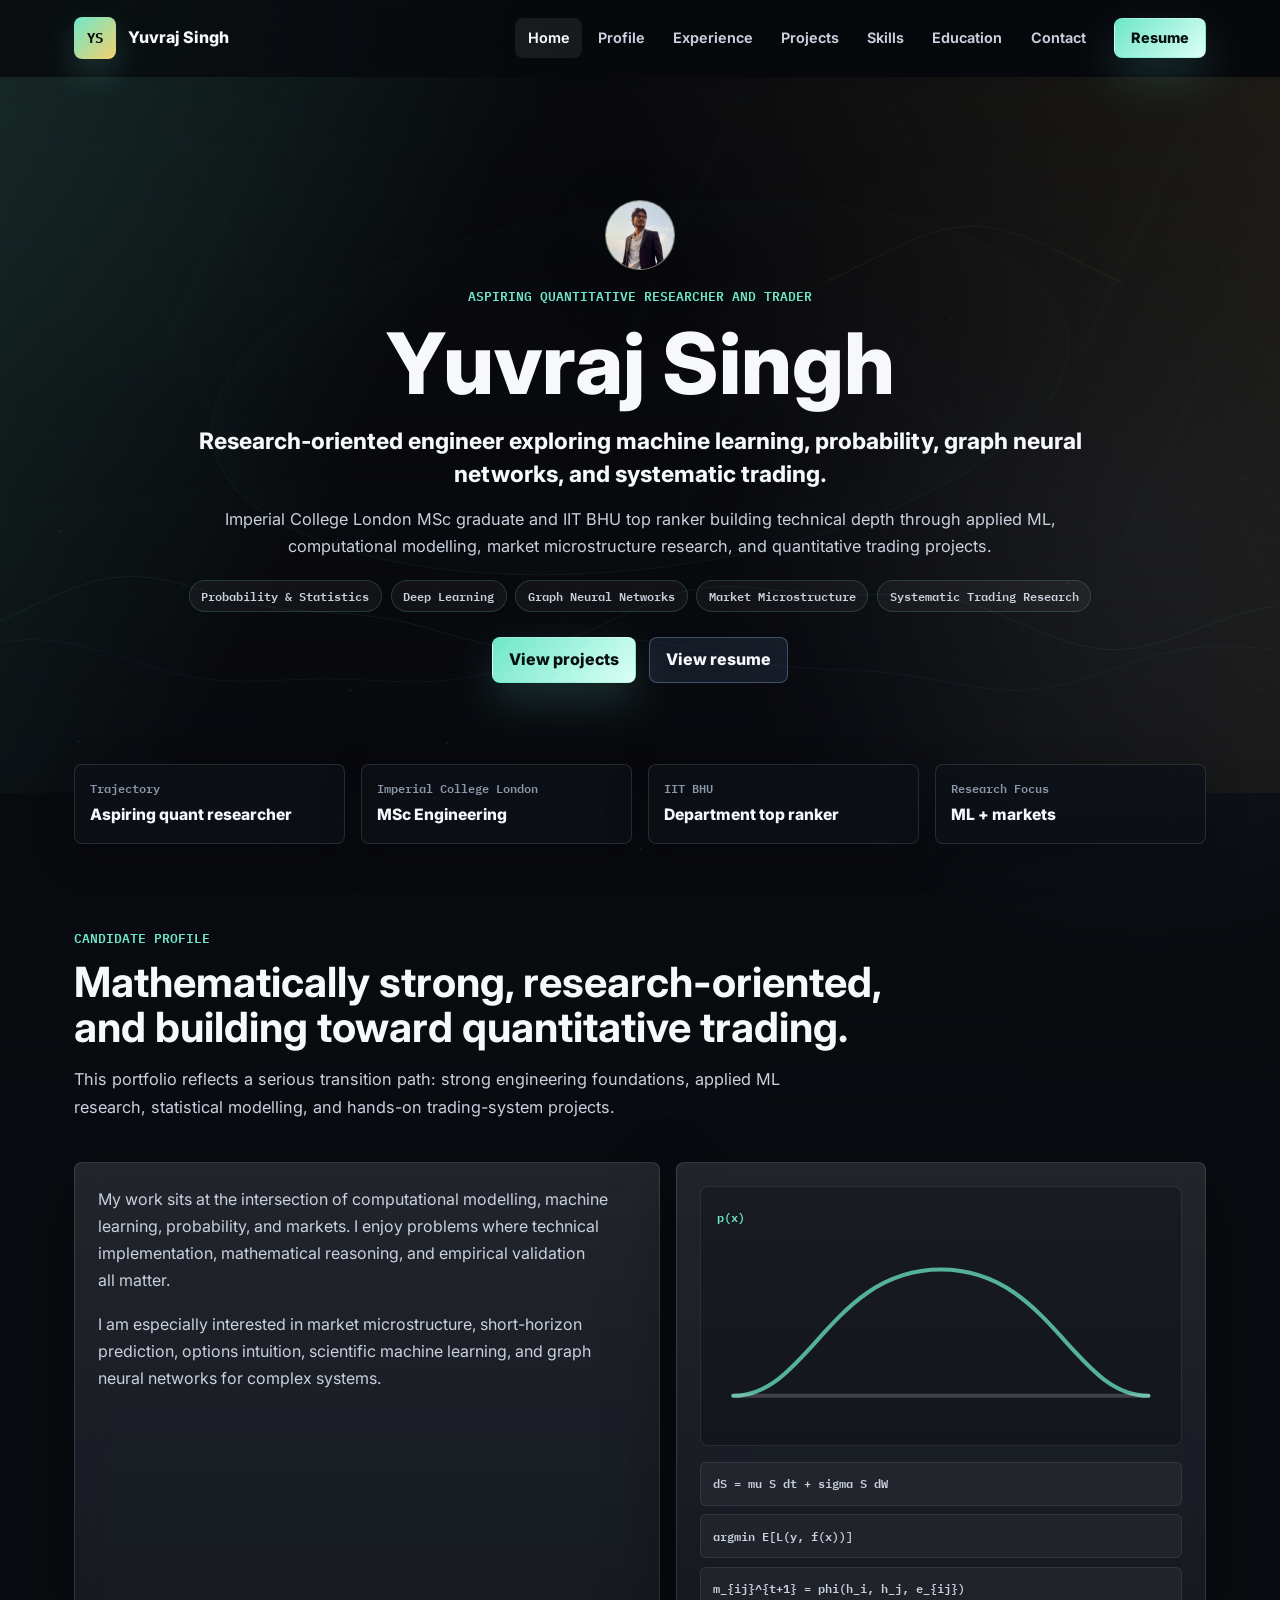
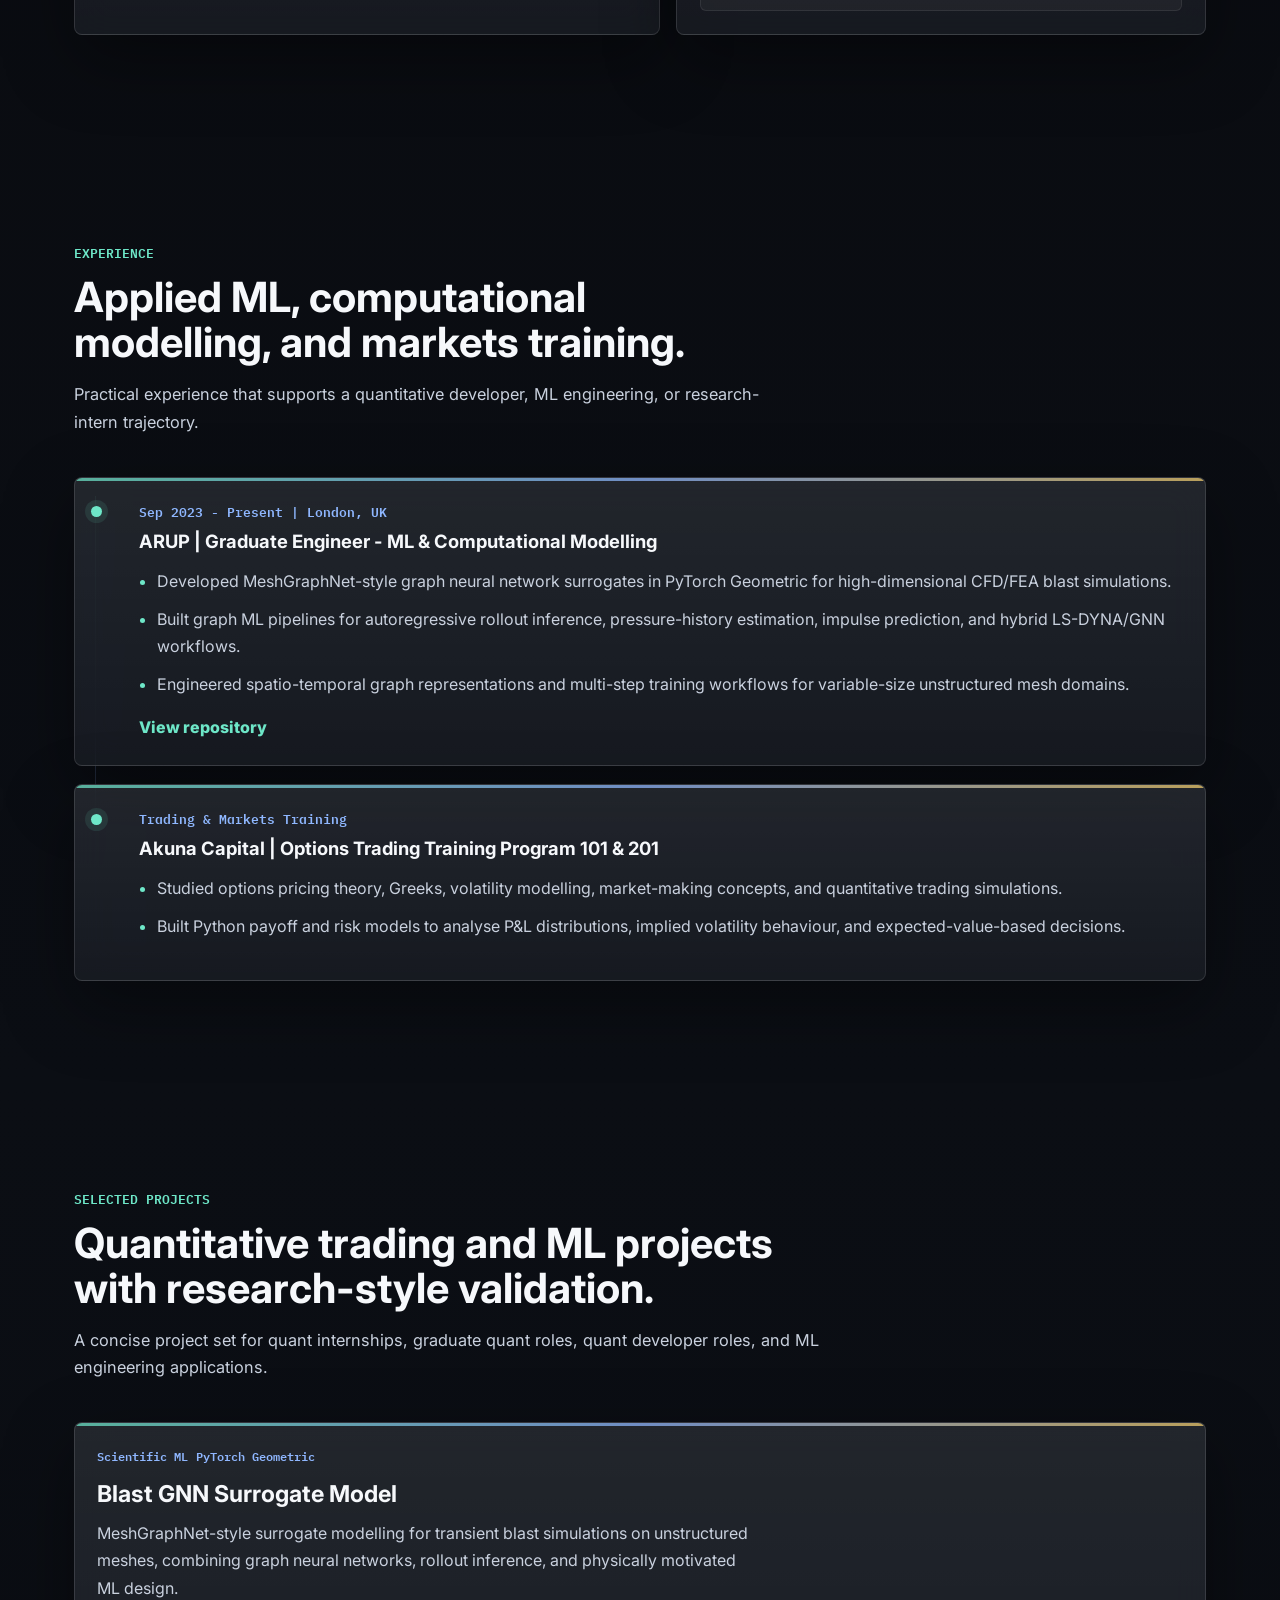
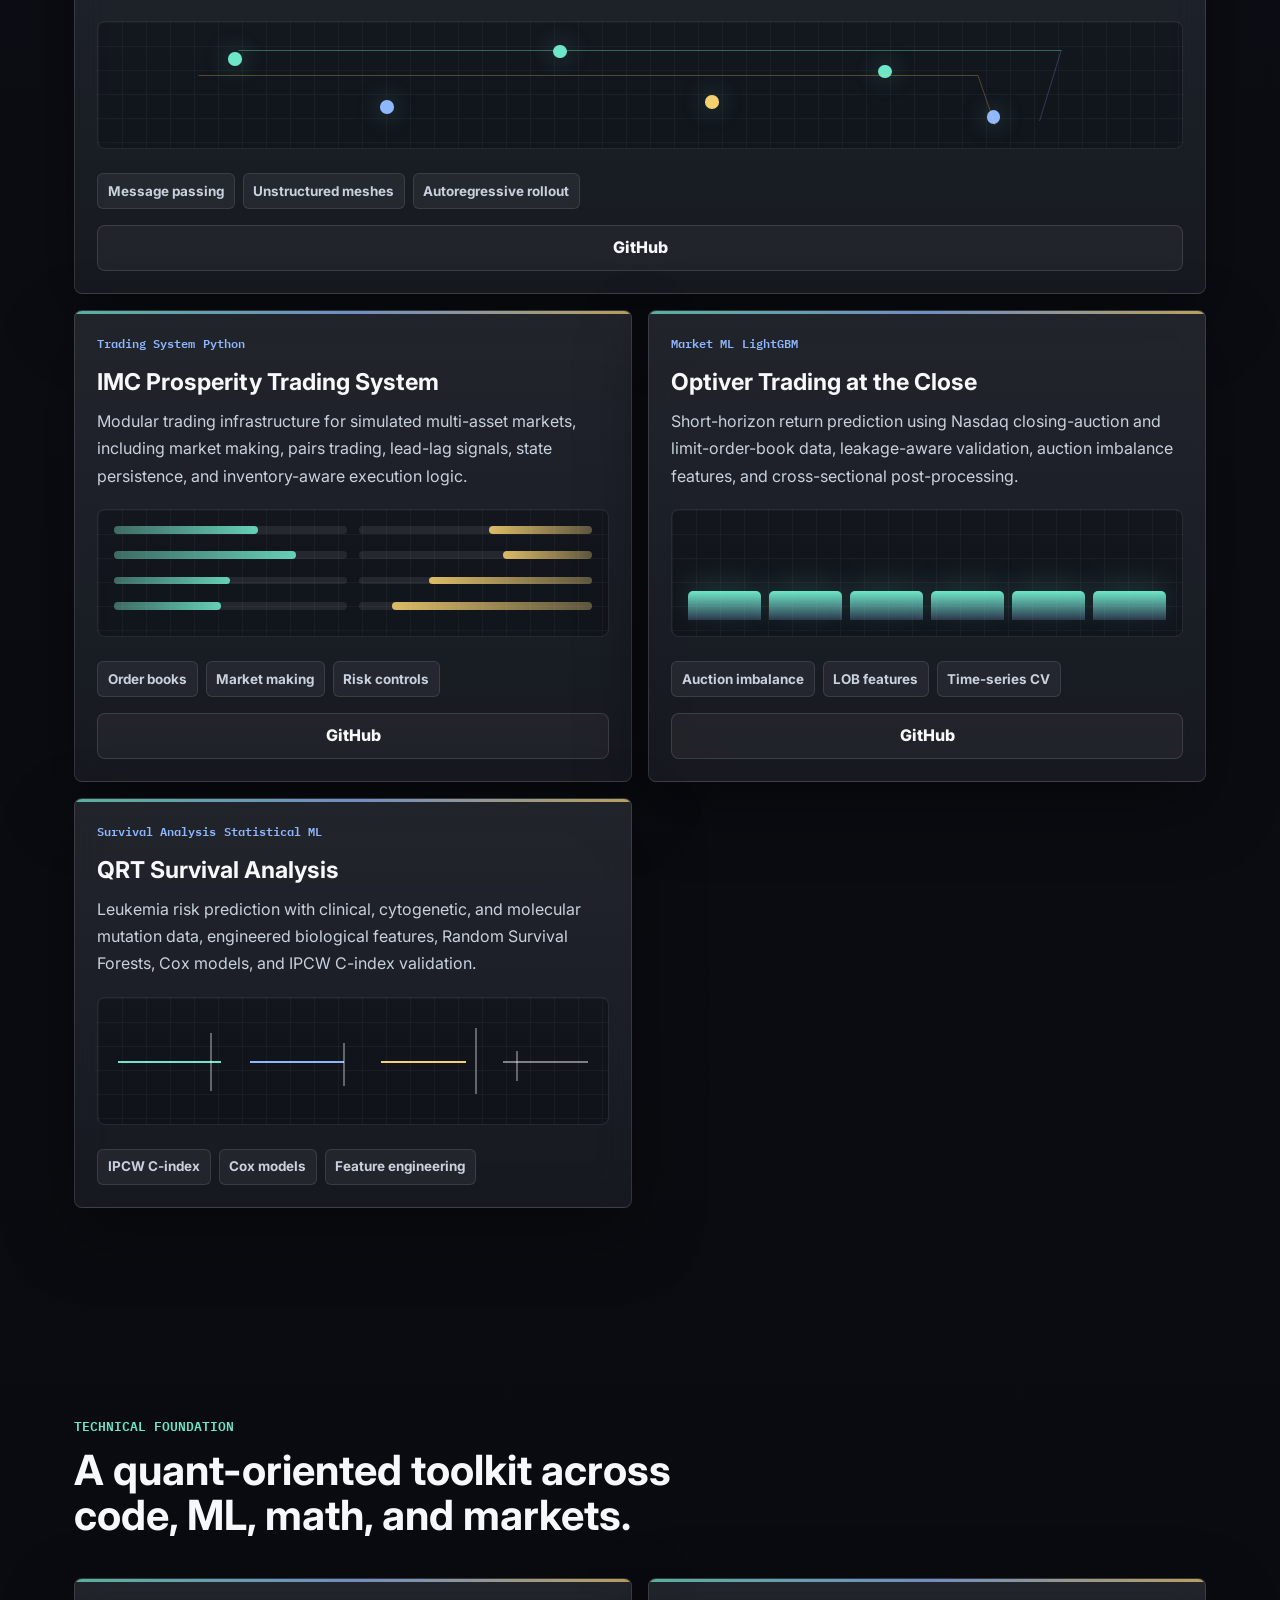
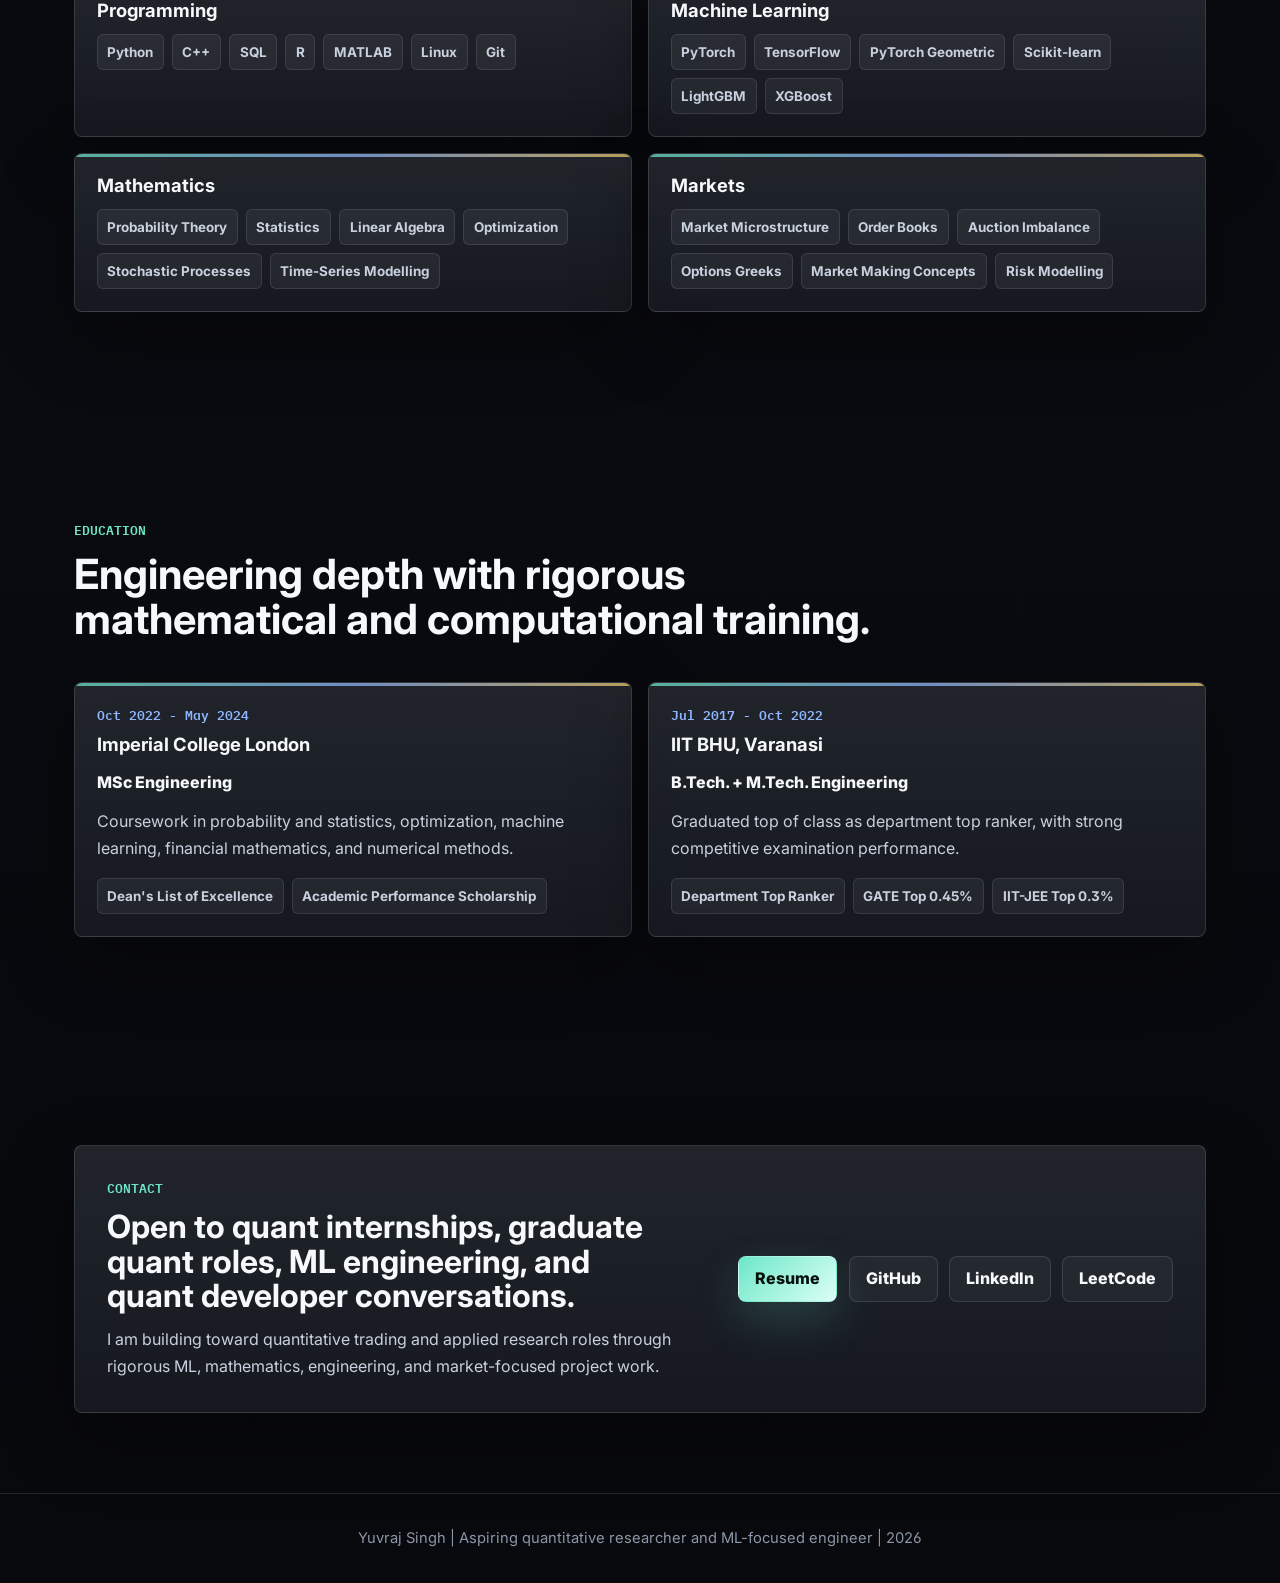
<file: index.html>
<!DOCTYPE html>
<html lang="en">
<head>
    <meta charset="UTF-8">
    <meta name="viewport" content="width=device-width, initial-scale=1.0">
    <meta name="description" content="Yuvraj Singh - aspiring quantitative researcher and trader with foundations in machine learning, probability, statistics, graph neural networks, and systematic trading research.">
    <meta name="keywords" content="Yuvraj Singh, aspiring quantitative researcher, quantitative trading, machine learning, deep learning, graph neural networks, market microstructure, systematic trading, Imperial College London, IIT BHU">
    <meta name="author" content="Yuvraj Singh">
    <meta name="theme-color" content="#08090d">
    <meta property="og:title" content="Yuvraj Singh | Aspiring Quant Researcher & ML Engineer">
    <meta property="og:description" content="Portfolio for quantitative trading, applied machine learning, graph neural networks, and systematic trading research.">
    <meta property="og:type" content="website">
    <meta property="og:url" content="https://yuvi17064021.github.io/My_Resume/">
    <meta property="og:image" content="assets/profile.jpg">
    <meta name="twitter:card" content="summary_large_image">
    <meta name="twitter:title" content="Yuvraj Singh | Aspiring Quant Researcher & ML Engineer">
    <meta name="twitter:description" content="Applied ML, computational modelling, market microstructure, and systematic trading research portfolio.">
    <title>Yuvraj Singh | Aspiring Quant Researcher & ML Engineer</title>

    <link rel="icon" href="assets/favicon.svg" type="image/svg+xml">
    <link rel="alternate icon" href="assets/favicon.ico">
    <link rel="apple-touch-icon" href="assets/apple-touch-icon.png">
    <link rel="canonical" href="https://yuvi17064021.github.io/My_Resume/">

    <link rel="preconnect" href="https://fonts.googleapis.com">
    <link rel="preconnect" href="https://fonts.gstatic.com" crossorigin>
    <link href="https://fonts.googleapis.com/css2?family=IBM+Plex+Mono:wght@400;500;600&family=Inter:wght@400;500;600;700;800&display=swap" rel="stylesheet">
    <link rel="stylesheet" href="style.css">

    <script type="application/ld+json">
    {
        "@context": "https://schema.org",
        "@type": "Person",
        "name": "Yuvraj Singh",
        "address": {
            "@type": "PostalAddress",
            "addressLocality": "London",
            "addressCountry": "UK"
        },
        "alumniOf": [
            "Imperial College London",
            "Indian Institute of Technology BHU, Varanasi"
        ],
        "knowsAbout": [
            "Machine Learning",
            "Deep Learning",
            "Probability and Statistics",
            "Graph Neural Networks",
            "Systematic Trading Research",
            "Market Microstructure"
        ],
        "sameAs": [
            "https://github.com/yuvi17064021",
            "https://www.linkedin.com/in/yuvraj-singh-b67794199",
            "https://leetcode.com/yuvi239/"
        ]
    }
    </script>
</head>

<body>
    <div class="page-loader" data-loader aria-hidden="true">
        <div class="loader-mark">YS</div>
        <div class="loader-line"></div>
    </div>

    <canvas class="quant-canvas" id="quant-canvas" aria-hidden="true"></canvas>
    <a class="skip-link" href="#main">Skip to main content</a>

    <header class="site-header" data-header>
        <nav class="nav" aria-label="Primary navigation">
            <a class="brand" href="#home" aria-label="Yuvraj Singh home">
                <span class="brand-mark" aria-hidden="true">YS</span>
                <span class="brand-text">Yuvraj Singh</span>
            </a>

            <button class="nav-toggle" type="button" aria-label="Open navigation menu" aria-expanded="false" data-nav-toggle>
                <span aria-hidden="true"></span>
                <span aria-hidden="true"></span>
            </button>

            <div class="nav-menu" data-nav-menu>
                <ul class="nav-list">
                    <li><a class="nav-link is-active" href="#home" data-nav-link>Home</a></li>
                    <li><a class="nav-link" href="#profile" data-nav-link>Profile</a></li>
                    <li><a class="nav-link" href="#experience" data-nav-link>Experience</a></li>
                    <li><a class="nav-link" href="#projects" data-nav-link>Projects</a></li>
                    <li><a class="nav-link" href="#skills" data-nav-link>Skills</a></li>
                    <li><a class="nav-link" href="#education" data-nav-link>Education</a></li>
                    <li><a class="nav-link" href="#contact" data-nav-link>Contact</a></li>
                </ul>

                <a class="button button-small button-primary" href="resume.html">Resume</a>
            </div>
        </nav>
    </header>

    <main id="main">
        <section class="hero" id="home" data-section aria-labelledby="hero-title">
            <div class="hero-grid" aria-hidden="true"></div>
            <div class="hero-orbit" aria-hidden="true"></div>

            <div class="hero-shell">
                <div class="portrait-frame" data-reveal>
                    <img src="assets/profile.jpg" alt="Portrait of Yuvraj Singh" width="144" height="144">
                </div>

                <p class="hero-kicker" data-reveal>Aspiring quantitative researcher and trader</p>
                <h1 id="hero-title" data-reveal>Yuvraj Singh</h1>
                <p class="hero-title" data-reveal>
                    Research-oriented engineer exploring machine learning, probability, graph neural networks, and systematic trading.
                </p>
                <p class="hero-copy" data-reveal>
                    Imperial College London MSc graduate and IIT BHU top ranker building technical depth through applied ML,
                    computational modelling, market microstructure research, and quantitative trading projects.
                </p>

                <div class="hero-tags" aria-label="Candidate focus areas" data-reveal>
                    <span>Probability & Statistics</span>
                    <span>Deep Learning</span>
                    <span>Graph Neural Networks</span>
                    <span>Market Microstructure</span>
                    <span>Systematic Trading Research</span>
                </div>

                <div class="hero-actions" data-reveal>
                    <a class="button button-primary" href="#projects">View projects</a>
                    <a class="button button-secondary" href="resume.html">View resume</a>
                </div>
            </div>
        </section>

        <section class="highlight-band" aria-label="Candidate highlights" data-reveal>
            <dl class="metric-strip">
                <div>
                    <dt>Trajectory</dt>
                    <dd>Aspiring quant researcher</dd>
                </div>
                <div>
                    <dt>Imperial College London</dt>
                    <dd>MSc Engineering</dd>
                </div>
                <div>
                    <dt>IIT BHU</dt>
                    <dd>Department top ranker</dd>
                </div>
                <div>
                    <dt>Research Focus</dt>
                    <dd>ML + markets</dd>
                </div>
            </dl>
        </section>

        <section class="section profile" id="profile" data-section aria-labelledby="profile-title">
            <div class="section-heading" data-reveal>
                <p class="eyebrow">Candidate Profile</p>
                <h2 id="profile-title">Mathematically strong, research-oriented, and building toward quantitative trading.</h2>
                <p class="section-lede">
                    This portfolio reflects a serious transition path: strong engineering foundations, applied ML research,
                    statistical modelling, and hands-on trading-system projects.
                </p>
            </div>

            <div class="profile-grid">
                <div class="profile-copy glass-card" data-reveal>
                    <p>
                        My work sits at the intersection of computational modelling, machine learning, probability, and markets.
                        I enjoy problems where technical implementation, mathematical reasoning, and empirical validation all matter.
                    </p>
                    <p>
                        I am especially interested in market microstructure, short-horizon prediction, options intuition,
                        scientific machine learning, and graph neural networks for complex systems.
                    </p>
                </div>

                <div class="math-panel glass-card" data-reveal aria-label="Mathematical focus areas">
                    <div class="curve-card">
                        <span>p(x)</span>
                        <svg viewBox="0 0 220 90" role="img" aria-label="Gaussian curve">
                            <path d="M8 78 C45 78 56 16 110 16 C164 16 175 78 212 78" />
                            <line x1="8" y1="78" x2="212" y2="78" />
                        </svg>
                    </div>
                    <div class="equation-list">
                        <span>dS = mu S dt + sigma S dW</span>
                        <span>argmin E[L(y, f(x))]</span>
                        <span>m_{ij}^{t+1} = phi(h_i, h_j, e_{ij})</span>
                    </div>
                </div>
            </div>
        </section>

        <section class="section" id="experience" data-section aria-labelledby="experience-title">
            <div class="section-heading" data-reveal>
                <p class="eyebrow">Experience</p>
                <h2 id="experience-title">Applied ML, computational modelling, and markets training.</h2>
                <p class="section-lede">
                    Practical experience that supports a quantitative developer, ML engineering, or research-intern trajectory.
                </p>
            </div>

            <div class="timeline">
                <article class="timeline-item glass-card" data-reveal>
                    <span class="timeline-marker" aria-hidden="true"></span>
                    <p class="timeline-meta">Sep 2023 - Present | London, UK</p>
                    <h3>ARUP | Graduate Engineer - ML &amp; Computational Modelling</h3>
                    <ul class="clean-list">
                        <li>Developed MeshGraphNet-style graph neural network surrogates in PyTorch Geometric for high-dimensional CFD/FEA blast simulations.</li>
                        <li>Built graph ML pipelines for autoregressive rollout inference, pressure-history estimation, impulse prediction, and hybrid LS-DYNA/GNN workflows.</li>
                        <li>Engineered spatio-temporal graph representations and multi-step training workflows for variable-size unstructured mesh domains.</li>
                    </ul>
                    <a class="text-link" href="https://github.com/yuvi17064021/Blast-GNN-surrogate-model" target="_blank" rel="noopener noreferrer">View repository</a>
                </article>

                <article class="timeline-item glass-card" data-reveal>
                    <span class="timeline-marker" aria-hidden="true"></span>
                    <p class="timeline-meta">Trading &amp; Markets Training</p>
                    <h3>Akuna Capital | Options Trading Training Program 101 &amp; 201</h3>
                    <ul class="clean-list">
                        <li>Studied options pricing theory, Greeks, volatility modelling, market-making concepts, and quantitative trading simulations.</li>
                        <li>Built Python payoff and risk models to analyse P&amp;L distributions, implied volatility behaviour, and expected-value-based decisions.</li>
                    </ul>
                </article>
            </div>
        </section>

        <section class="section projects-section" id="projects" data-section aria-labelledby="projects-title">
            <div class="section-heading" data-reveal>
                <p class="eyebrow">Selected Projects</p>
                <h2 id="projects-title">Quantitative trading and ML projects with research-style validation.</h2>
                <p class="section-lede">
                    A concise project set for quant internships, graduate quant roles, quant developer roles, and ML engineering applications.
                </p>
            </div>

            <div class="project-grid">
                <article class="project-card glass-card project-card-large" data-reveal data-tilt>
                    <div>
                        <div class="project-meta">
                            <span>Scientific ML</span>
                            <span>PyTorch Geometric</span>
                        </div>
                        <h3>Blast GNN Surrogate Model</h3>
                        <p>
                            MeshGraphNet-style surrogate modelling for transient blast simulations on unstructured meshes,
                            combining graph neural networks, rollout inference, and physically motivated ML design.
                        </p>
                        <div class="project-visual visual-graph" aria-hidden="true">
                            <span></span><span></span><span></span><span></span><span></span><span></span>
                        </div>
                    </div>
                    <div class="card-footer">
                        <div class="tag-row" aria-label="Methods">
                            <span>Message passing</span>
                            <span>Unstructured meshes</span>
                            <span>Autoregressive rollout</span>
                        </div>
                        <a class="github-button" href="https://github.com/yuvi17064021/Blast-GNN-surrogate-model" target="_blank" rel="noopener noreferrer">GitHub</a>
                    </div>
                </article>

                <article class="project-card glass-card" data-reveal data-tilt>
                    <div>
                        <div class="project-meta">
                            <span>Trading System</span>
                            <span>Python</span>
                        </div>
                        <h3>IMC Prosperity Trading System</h3>
                        <p>
                            Modular trading infrastructure for simulated multi-asset markets, including market making,
                            pairs trading, lead-lag signals, state persistence, and inventory-aware execution logic.
                        </p>
                        <div class="project-visual visual-orderbook" aria-hidden="true">
                            <span style="--w: 62%"></span><span style="--w: 44%"></span><span style="--w: 78%"></span><span style="--w: 38%"></span>
                            <span style="--w: 50%"></span><span style="--w: 70%"></span><span style="--w: 46%"></span><span style="--w: 86%"></span>
                        </div>
                    </div>
                    <div class="card-footer">
                        <div class="tag-row" aria-label="Methods">
                            <span>Order books</span>
                            <span>Market making</span>
                            <span>Risk controls</span>
                        </div>
                        <a class="github-button" href="https://github.com/yuvi17064021/IMC-Prosperity-4" target="_blank" rel="noopener noreferrer">GitHub</a>
                    </div>
                </article>

                <article class="project-card glass-card" data-reveal data-tilt>
                    <div>
                        <div class="project-meta">
                            <span>Market ML</span>
                            <span>LightGBM</span>
                        </div>
                        <h3>Optiver Trading at the Close</h3>
                        <p>
                            Short-horizon return prediction using Nasdaq closing-auction and limit-order-book data,
                            leakage-aware validation, auction imbalance features, and cross-sectional post-processing.
                        </p>
                        <div class="project-visual visual-market" aria-hidden="true">
                            <span style="--bar: 58%"></span><span style="--bar: 76%"></span><span style="--bar: 41%"></span>
                            <span style="--bar: 88%"></span><span style="--bar: 64%"></span><span style="--bar: 92%"></span>
                        </div>
                    </div>
                    <div class="card-footer">
                        <div class="tag-row" aria-label="Methods">
                            <span>Auction imbalance</span>
                            <span>LOB features</span>
                            <span>Time-series CV</span>
                        </div>
                        <a class="github-button" href="https://github.com/yuvi17064021/Optiver-trading-at-the-close" target="_blank" rel="noopener noreferrer">GitHub</a>
                    </div>
                </article>

                <article class="project-card glass-card" data-reveal data-tilt>
                    <div>
                        <div class="project-meta">
                            <span>Survival Analysis</span>
                            <span>Statistical ML</span>
                        </div>
                        <h3>QRT Survival Analysis</h3>
                        <p>
                            Leukemia risk prediction with clinical, cytogenetic, and molecular mutation data,
                            engineered biological features, Random Survival Forests, Cox models, and IPCW C-index validation.
                        </p>
                        <div class="project-visual visual-survival" aria-hidden="true">
                            <span></span><span></span><span></span><span></span>
                        </div>
                    </div>
                    <div class="card-footer">
                        <div class="tag-row" aria-label="Methods">
                            <span>IPCW C-index</span>
                            <span>Cox models</span>
                            <span>Feature engineering</span>
                        </div>
                    </div>
                </article>
            </div>
        </section>

        <section class="section" id="skills" data-section aria-labelledby="skills-title">
            <div class="section-heading" data-reveal>
                <p class="eyebrow">Technical Foundation</p>
                <h2 id="skills-title">A quant-oriented toolkit across code, ML, math, and markets.</h2>
            </div>

            <div class="skills-layout">
                <article class="skill-panel glass-card" data-reveal>
                    <h3>Programming</h3>
                    <div class="skill-tags">
                        <span data-skill>Python</span>
                        <span data-skill>C++</span>
                        <span data-skill>SQL</span>
                        <span data-skill>R</span>
                        <span data-skill>MATLAB</span>
                        <span data-skill>Linux</span>
                        <span data-skill>Git</span>
                    </div>
                </article>

                <article class="skill-panel glass-card" data-reveal>
                    <h3>Machine Learning</h3>
                    <div class="skill-tags">
                        <span data-skill>PyTorch</span>
                        <span data-skill>TensorFlow</span>
                        <span data-skill>PyTorch Geometric</span>
                        <span data-skill>Scikit-learn</span>
                        <span data-skill>LightGBM</span>
                        <span data-skill>XGBoost</span>
                    </div>
                </article>

                <article class="skill-panel glass-card" data-reveal>
                    <h3>Mathematics</h3>
                    <div class="skill-tags">
                        <span data-skill>Probability Theory</span>
                        <span data-skill>Statistics</span>
                        <span data-skill>Linear Algebra</span>
                        <span data-skill>Optimization</span>
                        <span data-skill>Stochastic Processes</span>
                        <span data-skill>Time-Series Modelling</span>
                    </div>
                </article>

                <article class="skill-panel glass-card" data-reveal>
                    <h3>Markets</h3>
                    <div class="skill-tags">
                        <span data-skill>Market Microstructure</span>
                        <span data-skill>Order Books</span>
                        <span data-skill>Auction Imbalance</span>
                        <span data-skill>Options Greeks</span>
                        <span data-skill>Market Making Concepts</span>
                        <span data-skill>Risk Modelling</span>
                    </div>
                </article>
            </div>
        </section>

        <section class="section" id="education" data-section aria-labelledby="education-title">
            <div class="section-heading" data-reveal>
                <p class="eyebrow">Education</p>
                <h2 id="education-title">Engineering depth with rigorous mathematical and computational training.</h2>
            </div>

            <div class="education-grid">
                <article class="education-card glass-card" data-reveal>
                    <p class="timeline-meta">Oct 2022 - May 2024</p>
                    <h3>Imperial College London</h3>
                    <p class="degree">MSc Engineering</p>
                    <p>Coursework in probability and statistics, optimization, machine learning, financial mathematics, and numerical methods.</p>
                    <div class="tag-row" aria-label="Imperial achievements">
                        <span>Dean's List of Excellence</span>
                        <span>Academic Performance Scholarship</span>
                    </div>
                </article>

                <article class="education-card glass-card" data-reveal>
                    <p class="timeline-meta">Jul 2017 - Oct 2022</p>
                    <h3>IIT BHU, Varanasi</h3>
                    <p class="degree">B.Tech. + M.Tech. Engineering</p>
                    <p>Graduated top of class as department top ranker, with strong competitive examination performance.</p>
                    <div class="tag-row" aria-label="IIT BHU achievements">
                        <span>Department Top Ranker</span>
                        <span>GATE Top 0.45%</span>
                        <span>IIT-JEE Top 0.3%</span>
                    </div>
                </article>
            </div>
        </section>

        <section class="section contact" id="contact" data-section aria-labelledby="contact-title">
            <div class="contact-panel glass-card" data-reveal>
                <div>
                    <p class="eyebrow">Contact</p>
                    <h2 id="contact-title">Open to quant internships, graduate quant roles, ML engineering, and quant developer conversations.</h2>
                    <p>
                        I am building toward quantitative trading and applied research roles through rigorous ML, mathematics,
                        engineering, and market-focused project work.
                    </p>
                </div>

                <div class="contact-actions" aria-label="Professional links">
                    <a class="button button-primary" href="resume.html">Resume</a>
                    <a class="button button-outline" href="https://github.com/yuvi17064021" target="_blank" rel="noopener noreferrer">GitHub</a>
                    <a class="button button-outline" href="https://www.linkedin.com/in/yuvraj-singh-b67794199" target="_blank" rel="noopener noreferrer">LinkedIn</a>
                    <a class="button button-outline" href="https://leetcode.com/yuvi239/" target="_blank" rel="noopener noreferrer">LeetCode</a>
                </div>
            </div>
        </section>
    </main>

    <footer class="site-footer">
        <p>Yuvraj Singh | Aspiring quantitative researcher and ML-focused engineer | <span id="current-year">2026</span></p>
    </footer>

    <script src="script.js"></script>
</body>
</html>
</file>
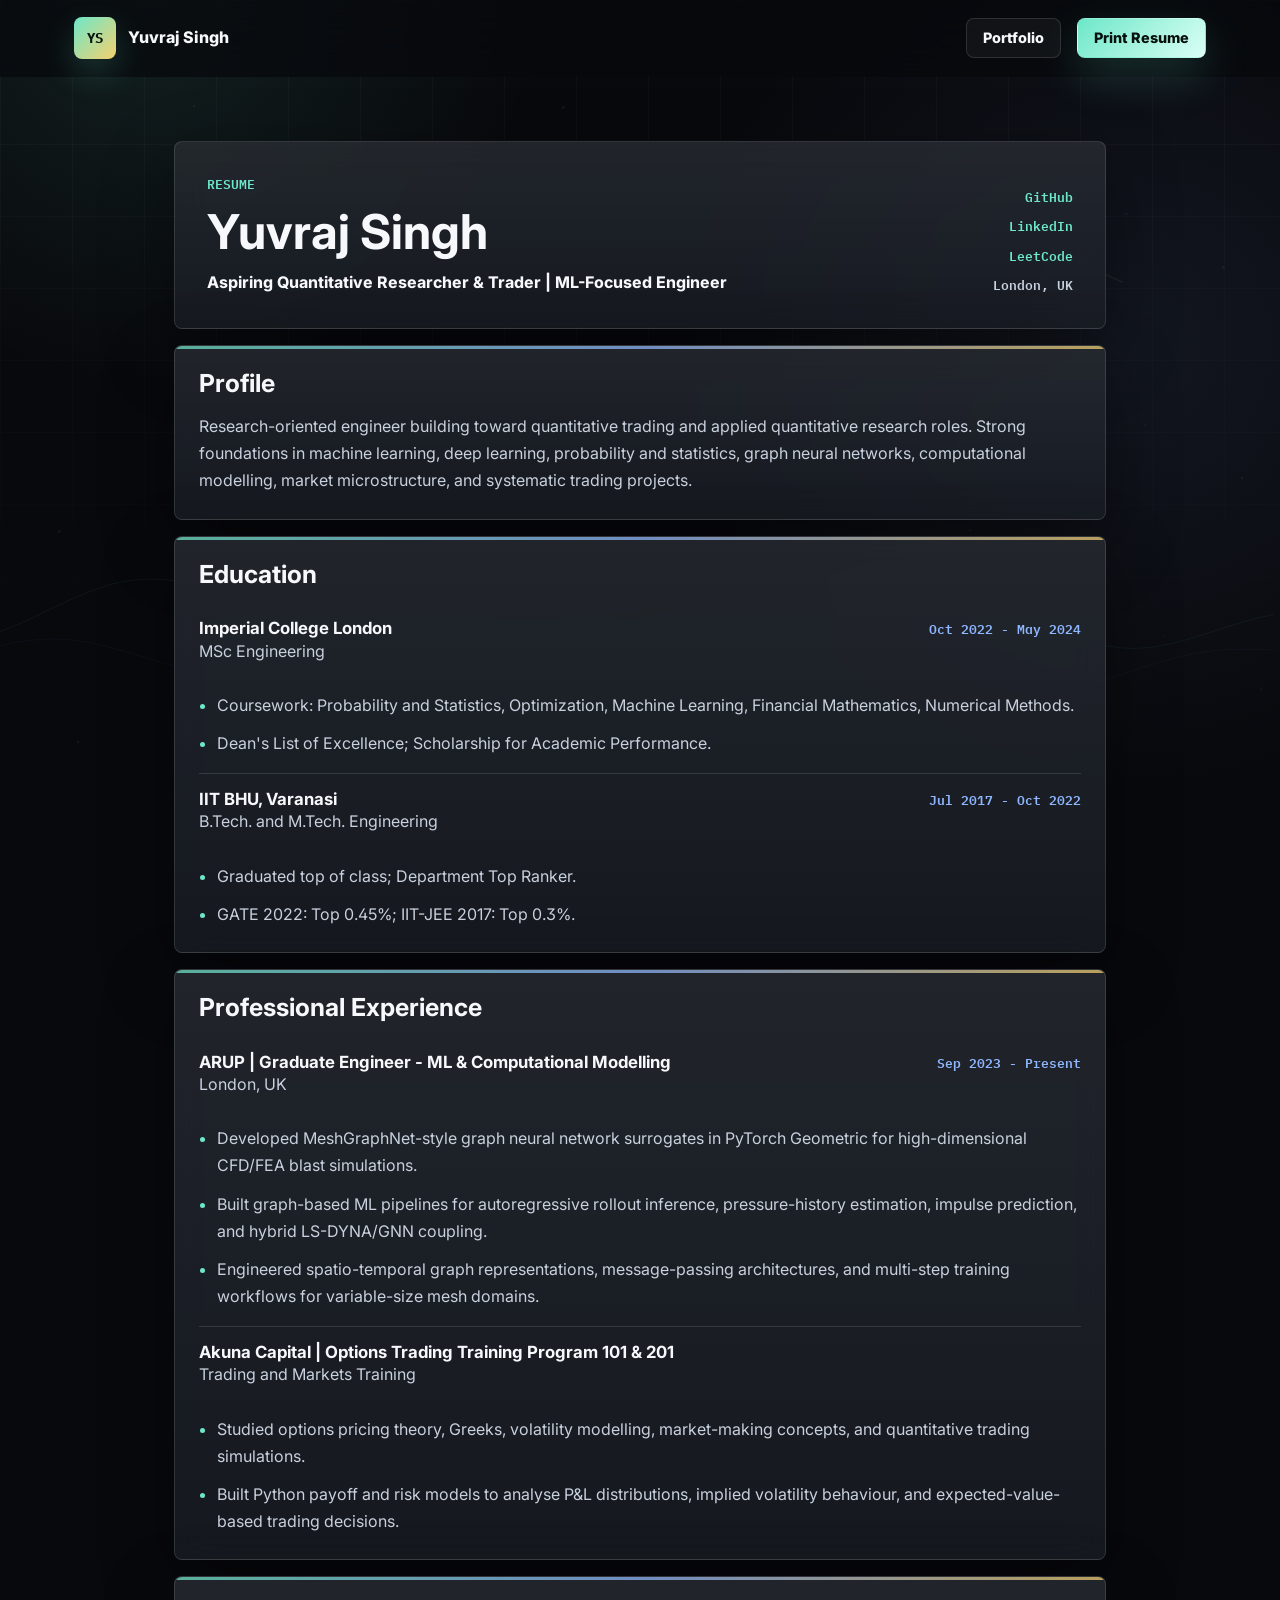
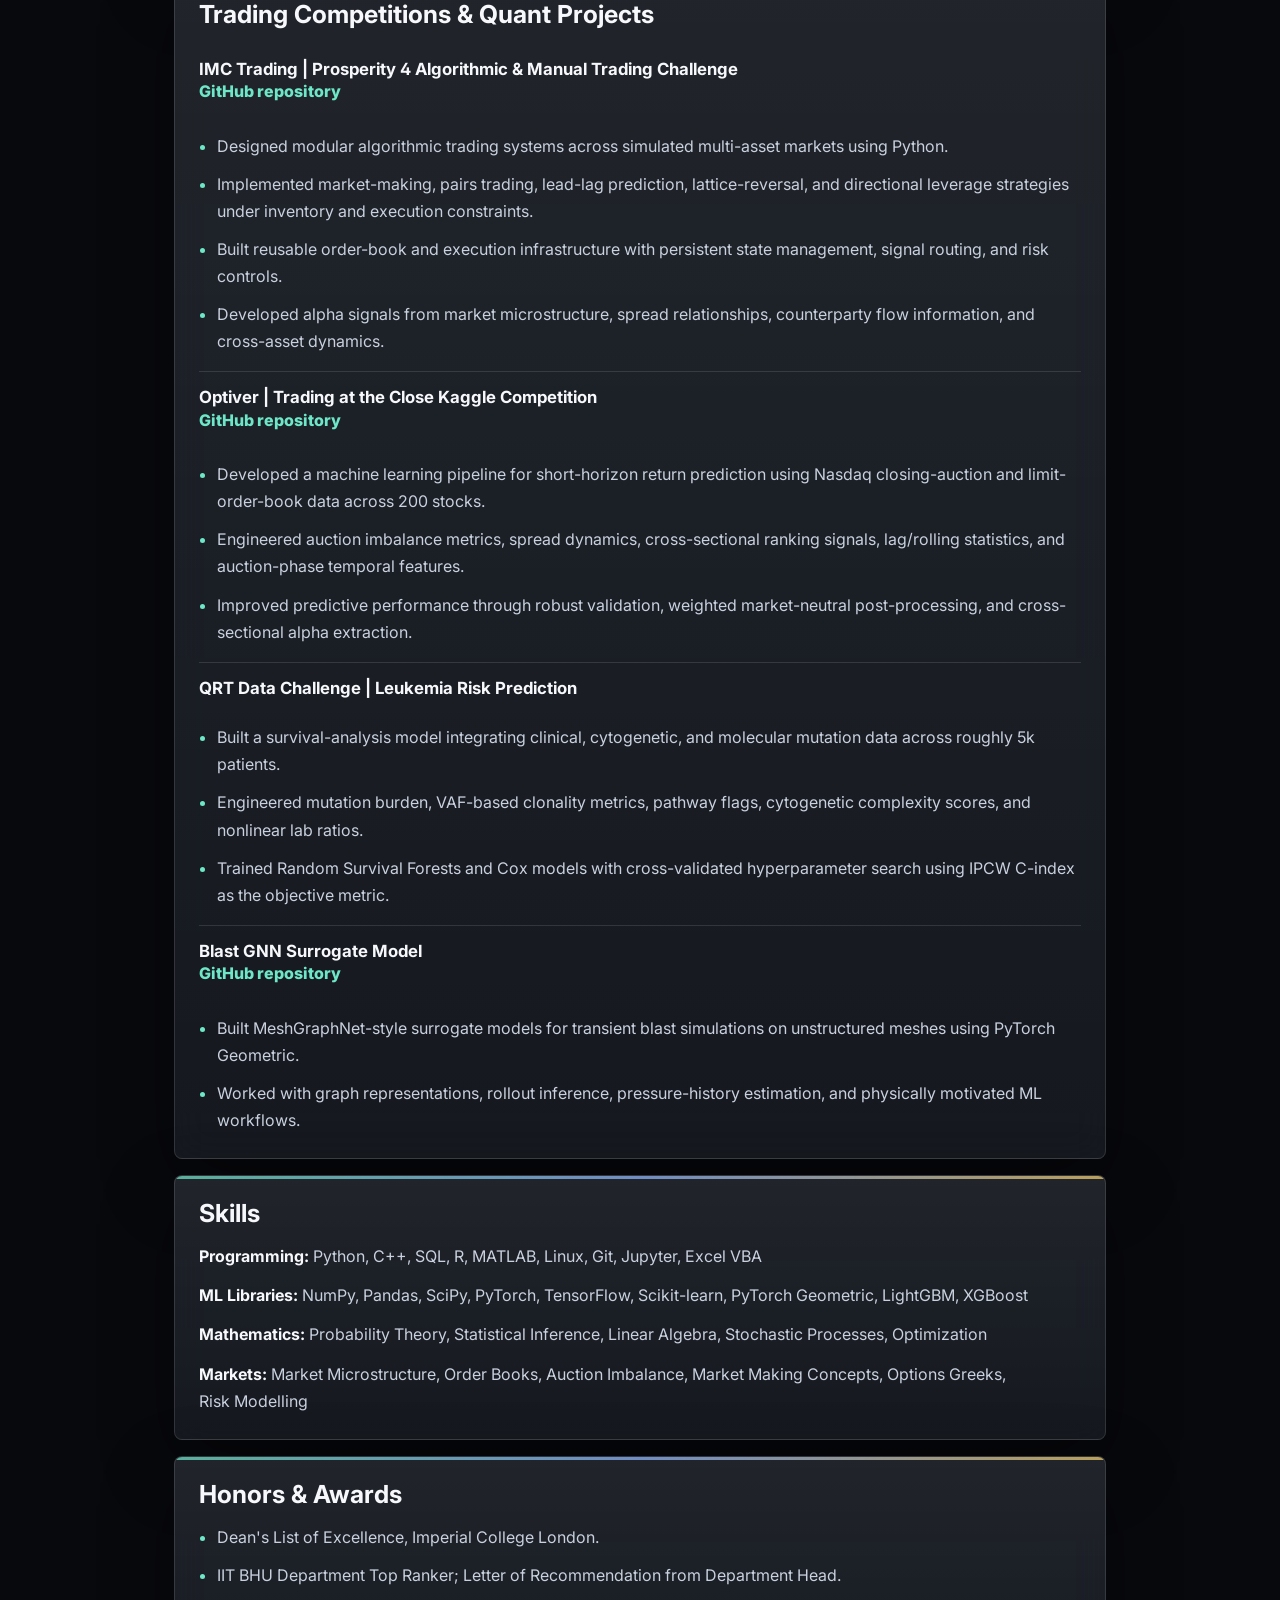
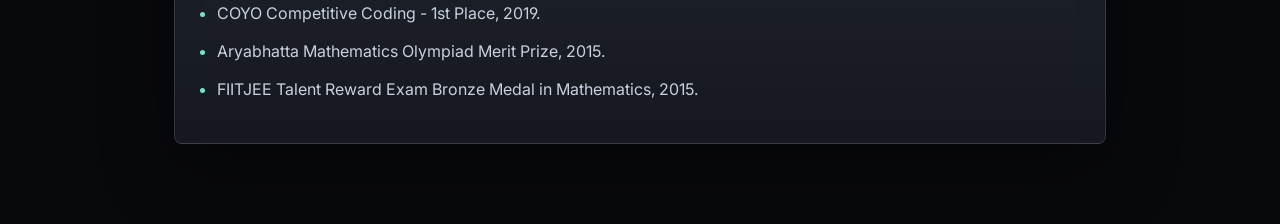
<file: resume.html>
<!DOCTYPE html>
<html lang="en">
<head>
    <meta charset="UTF-8">
    <meta name="viewport" content="width=device-width, initial-scale=1.0">
    <meta name="description" content="Resume for Yuvraj Singh - aspiring quantitative researcher and trader with experience in machine learning, graph neural networks, computational modelling, and systematic trading projects.">
    <meta name="author" content="Yuvraj Singh">
    <meta name="theme-color" content="#08090d">
    <title>Resume | Yuvraj Singh</title>

    <link rel="icon" href="assets/favicon.svg" type="image/svg+xml">
    <link rel="preconnect" href="https://fonts.googleapis.com">
    <link rel="preconnect" href="https://fonts.gstatic.com" crossorigin>
    <link href="https://fonts.googleapis.com/css2?family=IBM+Plex+Mono:wght@400;500;600&family=Inter:wght@400;500;600;700;800&display=swap" rel="stylesheet">
    <link rel="stylesheet" href="style.css">
</head>

<body class="resume-page">
    <div class="page-loader" data-loader aria-hidden="true">
        <div class="loader-mark">YS</div>
        <div class="loader-line"></div>
    </div>
    <canvas class="quant-canvas resume-canvas" id="quant-canvas" aria-hidden="true"></canvas>
    <a class="skip-link" href="#resume-main">Skip to resume content</a>

    <header class="site-header" data-header>
        <nav class="nav" aria-label="Resume navigation">
            <a class="brand" href="index.html#home" aria-label="Back to Yuvraj Singh portfolio">
                <span class="brand-mark" aria-hidden="true">YS</span>
                <span class="brand-text">Yuvraj Singh</span>
            </a>

            <div class="nav-menu resume-nav">
                <a class="button button-small button-outline" href="index.html">Portfolio</a>
                <button class="button button-small button-primary" type="button" data-print>Print Resume</button>
            </div>
        </nav>
    </header>

    <main id="resume-main" class="resume-shell">
        <section class="resume-hero glass-card" aria-labelledby="resume-title">
            <div>
                <p class="eyebrow">Resume</p>
                <h1 id="resume-title">Yuvraj Singh</h1>
                <p class="resume-subtitle">Aspiring Quantitative Researcher & Trader | ML-Focused Engineer</p>
            </div>

            <div class="resume-links" aria-label="Professional links">
                <a href="https://github.com/yuvi17064021" target="_blank" rel="noopener noreferrer">GitHub</a>
                <a href="https://www.linkedin.com/in/yuvraj-singh-b67794199" target="_blank" rel="noopener noreferrer">LinkedIn</a>
                <a href="https://leetcode.com/yuvi239/" target="_blank" rel="noopener noreferrer">LeetCode</a>
                <span>London, UK</span>
            </div>
        </section>

        <section class="resume-section glass-card">
            <h2>Profile</h2>
            <p>
                Research-oriented engineer building toward quantitative trading and applied quantitative research roles.
                Strong foundations in machine learning, deep learning, probability and statistics, graph neural networks,
                computational modelling, market microstructure, and systematic trading projects.
            </p>
        </section>

        <section class="resume-section glass-card">
            <h2>Education</h2>
            <article class="resume-entry">
                <div>
                    <h3>Imperial College London</h3>
                    <p>MSc Engineering</p>
                </div>
                <span>Oct 2022 - May 2024</span>
                <ul class="clean-list">
                    <li>Coursework: Probability and Statistics, Optimization, Machine Learning, Financial Mathematics, Numerical Methods.</li>
                    <li>Dean's List of Excellence; Scholarship for Academic Performance.</li>
                </ul>
            </article>

            <article class="resume-entry">
                <div>
                    <h3>IIT BHU, Varanasi</h3>
                    <p>B.Tech. and M.Tech. Engineering</p>
                </div>
                <span>Jul 2017 - Oct 2022</span>
                <ul class="clean-list">
                    <li>Graduated top of class; Department Top Ranker.</li>
                    <li>GATE 2022: Top 0.45%; IIT-JEE 2017: Top 0.3%.</li>
                </ul>
            </article>
        </section>

        <section class="resume-section glass-card">
            <h2>Professional Experience</h2>
            <article class="resume-entry">
                <div>
                    <h3>ARUP | Graduate Engineer - ML &amp; Computational Modelling</h3>
                    <p>London, UK</p>
                </div>
                <span>Sep 2023 - Present</span>
                <ul class="clean-list">
                    <li>Developed MeshGraphNet-style graph neural network surrogates in PyTorch Geometric for high-dimensional CFD/FEA blast simulations.</li>
                    <li>Built graph-based ML pipelines for autoregressive rollout inference, pressure-history estimation, impulse prediction, and hybrid LS-DYNA/GNN coupling.</li>
                    <li>Engineered spatio-temporal graph representations, message-passing architectures, and multi-step training workflows for variable-size mesh domains.</li>
                </ul>
            </article>

            <article class="resume-entry">
                <div>
                    <h3>Akuna Capital | Options Trading Training Program 101 &amp; 201</h3>
                    <p>Trading and Markets Training</p>
                </div>
                <ul class="clean-list">
                    <li>Studied options pricing theory, Greeks, volatility modelling, market-making concepts, and quantitative trading simulations.</li>
                    <li>Built Python payoff and risk models to analyse P&amp;L distributions, implied volatility behaviour, and expected-value-based trading decisions.</li>
                </ul>
            </article>
        </section>

        <section class="resume-section glass-card">
            <h2>Trading Competitions &amp; Quant Projects</h2>
            <article class="resume-entry">
                <div>
                    <h3>IMC Trading | Prosperity 4 Algorithmic &amp; Manual Trading Challenge</h3>
                    <p><a class="text-link" href="https://github.com/yuvi17064021/IMC-Prosperity-4" target="_blank" rel="noopener noreferrer">GitHub repository</a></p>
                </div>
                <ul class="clean-list">
                    <li>Designed modular algorithmic trading systems across simulated multi-asset markets using Python.</li>
                    <li>Implemented market-making, pairs trading, lead-lag prediction, lattice-reversal, and directional leverage strategies under inventory and execution constraints.</li>
                    <li>Built reusable order-book and execution infrastructure with persistent state management, signal routing, and risk controls.</li>
                    <li>Developed alpha signals from market microstructure, spread relationships, counterparty flow information, and cross-asset dynamics.</li>
                </ul>
            </article>

            <article class="resume-entry">
                <div>
                    <h3>Optiver | Trading at the Close Kaggle Competition</h3>
                    <p><a class="text-link" href="https://github.com/yuvi17064021/Optiver-trading-at-the-close" target="_blank" rel="noopener noreferrer">GitHub repository</a></p>
                </div>
                <ul class="clean-list">
                    <li>Developed a machine learning pipeline for short-horizon return prediction using Nasdaq closing-auction and limit-order-book data across 200 stocks.</li>
                    <li>Engineered auction imbalance metrics, spread dynamics, cross-sectional ranking signals, lag/rolling statistics, and auction-phase temporal features.</li>
                    <li>Improved predictive performance through robust validation, weighted market-neutral post-processing, and cross-sectional alpha extraction.</li>
                </ul>
            </article>

            <article class="resume-entry">
                <div>
                    <h3>QRT Data Challenge | Leukemia Risk Prediction</h3>
                </div>
                <ul class="clean-list">
                    <li>Built a survival-analysis model integrating clinical, cytogenetic, and molecular mutation data across roughly 5k patients.</li>
                    <li>Engineered mutation burden, VAF-based clonality metrics, pathway flags, cytogenetic complexity scores, and nonlinear lab ratios.</li>
                    <li>Trained Random Survival Forests and Cox models with cross-validated hyperparameter search using IPCW C-index as the objective metric.</li>
                </ul>
            </article>

            <article class="resume-entry">
                <div>
                    <h3>Blast GNN Surrogate Model</h3>
                    <p><a class="text-link" href="https://github.com/yuvi17064021/Blast-GNN-surrogate-model" target="_blank" rel="noopener noreferrer">GitHub repository</a></p>
                </div>
                <ul class="clean-list">
                    <li>Built MeshGraphNet-style surrogate models for transient blast simulations on unstructured meshes using PyTorch Geometric.</li>
                    <li>Worked with graph representations, rollout inference, pressure-history estimation, and physically motivated ML workflows.</li>
                </ul>
            </article>
        </section>

        <section class="resume-section glass-card">
            <h2>Skills</h2>
            <div class="resume-skill-grid">
                <p><strong>Programming:</strong> Python, C++, SQL, R, MATLAB, Linux, Git, Jupyter, Excel VBA</p>
                <p><strong>ML Libraries:</strong> NumPy, Pandas, SciPy, PyTorch, TensorFlow, Scikit-learn, PyTorch Geometric, LightGBM, XGBoost</p>
                <p><strong>Mathematics:</strong> Probability Theory, Statistical Inference, Linear Algebra, Stochastic Processes, Optimization</p>
                <p><strong>Markets:</strong> Market Microstructure, Order Books, Auction Imbalance, Market Making Concepts, Options Greeks, Risk Modelling</p>
            </div>
        </section>

        <section class="resume-section glass-card">
            <h2>Honors &amp; Awards</h2>
            <ul class="clean-list">
                <li>Dean's List of Excellence, Imperial College London.</li>
                <li>IIT BHU Department Top Ranker; Letter of Recommendation from Department Head.</li>
                <li>COYO Competitive Coding - 1st Place, 2019.</li>
                <li>Aryabhatta Mathematics Olympiad Merit Prize, 2015.</li>
                <li>FIITJEE Talent Reward Exam Bronze Medal in Mathematics, 2015.</li>
            </ul>
        </section>
    </main>

    <script src="script.js"></script>
</body>
</html>
</file>
<file: style.css>
/* -----------------------------
   Design tokens and reset
------------------------------ */
:root {
    color-scheme: dark;
    --bg: #08090d;
    --bg-soft: #0d1017;
    --surface: rgba(17, 21, 29, 0.74);
    --surface-strong: rgba(22, 27, 36, 0.94);
    --border: rgba(255, 255, 255, 0.12);
    --border-strong: rgba(255, 255, 255, 0.22);
    --text: #f6f8fb;
    --text-soft: #c9d1de;
    --muted: #8b96a8;
    --accent: #6ee7c8;
    --accent-2: #8fb7ff;
    --accent-3: #f5d06f;
    --dangerless-red: #e88c8c;
    --shadow: 0 24px 70px rgba(0, 0, 0, 0.38);
    --shadow-soft: 0 14px 42px rgba(0, 0, 0, 0.24);
    --radius: 8px;
    --header-height: 76px;
    --max-width: 1180px;
    --ease-out: cubic-bezier(0.22, 1, 0.36, 1);
    --font-sans: "Inter", system-ui, -apple-system, BlinkMacSystemFont, "Segoe UI", sans-serif;
    --font-mono: "IBM Plex Mono", "SFMono-Regular", Consolas, monospace;
}

* {
    box-sizing: border-box;
    margin: 0;
    padding: 0;
}

html {
    scroll-behavior: smooth;
    scroll-padding-top: var(--header-height);
}

body {
    min-height: 100vh;
    overflow-x: hidden;
    background:
        radial-gradient(circle at 10% 0%, rgba(110, 231, 200, 0.12), transparent 26rem),
        radial-gradient(circle at 90% 8%, rgba(143, 183, 255, 0.10), transparent 28rem),
        linear-gradient(180deg, #08090d 0%, #0b0e14 42%, #08090d 100%);
    color: var(--text);
    font-family: var(--font-sans);
    line-height: 1.7;
    letter-spacing: 0;
    text-rendering: optimizeLegibility;
    -webkit-font-smoothing: antialiased;
    font-feature-settings: "cv02", "cv03", "cv04", "ss01";
}

body::before {
    content: "";
    position: fixed;
    inset: 0;
    z-index: -3;
    pointer-events: none;
    background-image:
        linear-gradient(rgba(255, 255, 255, 0.035) 1px, transparent 1px),
        linear-gradient(90deg, rgba(255, 255, 255, 0.035) 1px, transparent 1px);
    background-size: 72px 72px;
    -webkit-mask-image: linear-gradient(to bottom, rgba(0, 0, 0, 0.95), transparent 82%);
    mask-image: linear-gradient(to bottom, rgba(0, 0, 0, 0.95), transparent 82%);
}

body::after {
    content: "";
    position: fixed;
    inset: 0;
    z-index: -2;
    pointer-events: none;
    opacity: 0.12;
    background-image: repeating-linear-gradient(0deg, rgba(255, 255, 255, 0.03) 0 1px, transparent 1px 3px);
    mix-blend-mode: overlay;
}

body.nav-open,
body.is-loading {
    overflow: hidden;
}

img {
    display: block;
    max-width: 100%;
}

a {
    color: inherit;
}

button,
a {
    -webkit-tap-highlight-color: transparent;
}

button {
    border: 0;
    font: inherit;
}

::selection {
    background: rgba(110, 231, 200, 0.28);
    color: var(--text);
}

.skip-link {
    position: fixed;
    top: 1rem;
    left: 1rem;
    z-index: 1000;
    transform: translateY(-150%);
    border-radius: var(--radius);
    background: var(--accent);
    color: #06100d;
    padding: 0.75rem 1rem;
    font-weight: 800;
    text-decoration: none;
    transition: transform 180ms var(--ease-out);
}

.skip-link:focus {
    transform: translateY(0);
}

:focus-visible {
    outline: 3px solid rgba(110, 231, 200, 0.72);
    outline-offset: 4px;
}

/* -----------------------------
   Loading and canvas visual layer
------------------------------ */
.page-loader {
    position: fixed;
    inset: 0;
    z-index: 900;
    display: grid;
    place-items: center;
    gap: 1rem;
    align-content: center;
    background:
        radial-gradient(circle at 50% 42%, rgba(110, 231, 200, 0.14), transparent 18rem),
        rgba(8, 9, 13, 0.98);
    transition: opacity 480ms var(--ease-out), visibility 480ms var(--ease-out);
}

.page-loader.is-hidden {
    opacity: 0;
    visibility: hidden;
}

.loader-mark {
    width: 3.4rem;
    height: 3.4rem;
    display: grid;
    place-items: center;
    border: 1px solid rgba(255, 255, 255, 0.18);
    border-radius: var(--radius);
    background: linear-gradient(135deg, var(--accent), var(--accent-3));
    color: #07100d;
    font-family: var(--font-mono);
    font-weight: 700;
    box-shadow: 0 20px 60px rgba(110, 231, 200, 0.22);
}

.loader-line {
    width: min(14rem, 60vw);
    height: 2px;
    overflow: hidden;
    border-radius: 999px;
    background: rgba(255, 255, 255, 0.09);
}

.loader-line::before {
    content: "";
    display: block;
    width: 42%;
    height: 100%;
    border-radius: inherit;
    background: linear-gradient(90deg, transparent, var(--accent), transparent);
    animation: loader-scan 980ms var(--ease-out) infinite;
}

.quant-canvas {
    position: fixed;
    inset: 0;
    z-index: -1;
    width: 100vw;
    height: 100vh;
    pointer-events: none;
    opacity: 0.62;
}

.resume-canvas {
    opacity: 0.36;
}

/* -----------------------------
   Header and navigation
------------------------------ */
.site-header {
    position: sticky;
    top: 0;
    z-index: 80;
    border-bottom: 1px solid transparent;
    background: rgba(8, 9, 13, 0.74);
    backdrop-filter: blur(20px);
    transition: border-color 220ms var(--ease-out), background 220ms var(--ease-out), box-shadow 220ms var(--ease-out);
}

.site-header.is-scrolled {
    border-color: var(--border);
    background: rgba(8, 9, 13, 0.92);
    box-shadow: 0 18px 42px rgba(0, 0, 0, 0.26);
}

.nav {
    width: min(100%, var(--max-width));
    height: var(--header-height);
    margin: 0 auto;
    padding: 0 1.5rem;
    display: flex;
    align-items: center;
    justify-content: space-between;
    gap: 1.25rem;
}

.brand {
    display: inline-flex;
    align-items: center;
    gap: 0.75rem;
    text-decoration: none;
    font-weight: 800;
}

.brand-mark {
    width: 2.6rem;
    height: 2.6rem;
    display: grid;
    place-items: center;
    border-radius: var(--radius);
    background: linear-gradient(135deg, var(--accent), var(--accent-3));
    color: #07100d;
    font-family: var(--font-mono);
    font-size: 0.9rem;
    box-shadow: 0 14px 34px rgba(110, 231, 200, 0.20);
    transition: transform 220ms var(--ease-out), box-shadow 220ms var(--ease-out);
}

.brand:hover .brand-mark {
    transform: translateY(-1px);
    box-shadow: 0 18px 44px rgba(110, 231, 200, 0.30);
}

.brand-text {
    color: var(--text);
}

.nav-menu {
    display: flex;
    align-items: center;
    gap: 1rem;
}

.nav-list {
    display: flex;
    align-items: center;
    gap: 0.2rem;
    list-style: none;
}

.nav-link {
    min-height: 2.55rem;
    display: inline-flex;
    align-items: center;
    border-radius: var(--radius);
    padding: 0 0.78rem;
    color: var(--text-soft);
    font-size: 0.9rem;
    font-weight: 650;
    text-decoration: none;
    transition: background 180ms var(--ease-out), color 180ms var(--ease-out), transform 180ms var(--ease-out);
}

.nav-link:hover,
.nav-link.is-active {
    background: rgba(255, 255, 255, 0.07);
    color: var(--text);
}

.nav-link:hover {
    transform: translateY(-1px);
}

.nav-toggle {
    position: relative;
    width: 2.75rem;
    height: 2.75rem;
    display: none;
    place-items: center;
    border-radius: var(--radius);
    background: rgba(255, 255, 255, 0.07);
    color: var(--text);
    cursor: pointer;
}

.nav-toggle span {
    position: absolute;
    width: 1.2rem;
    height: 2px;
    border-radius: 2px;
    background: currentColor;
    transition: transform 200ms var(--ease-out);
}

.nav-toggle span:first-child {
    transform: translateY(-0.24rem);
}

.nav-toggle span:last-child {
    transform: translateY(0.24rem);
}

.nav-toggle[aria-expanded="true"] span:first-child {
    transform: rotate(45deg);
}

.nav-toggle[aria-expanded="true"] span:last-child {
    transform: rotate(-45deg);
}

/* -----------------------------
   Buttons and shared components
------------------------------ */
.button,
.github-button {
    position: relative;
    min-height: 2.85rem;
    display: inline-flex;
    align-items: center;
    justify-content: center;
    overflow: hidden;
    border: 1px solid transparent;
    border-radius: var(--radius);
    padding: 0 1rem;
    font-weight: 800;
    text-decoration: none;
    transition: transform 220ms var(--ease-out), border-color 220ms var(--ease-out), background 220ms var(--ease-out), box-shadow 220ms var(--ease-out);
}

.button::before,
.github-button::before {
    content: "";
    position: absolute;
    inset: 0;
    background: linear-gradient(110deg, transparent 0 30%, rgba(255, 255, 255, 0.32) 46%, transparent 62% 100%);
    opacity: 0;
    transform: translateX(-75%);
    transition: opacity 220ms var(--ease-out), transform 560ms var(--ease-out);
}

.button:hover::before,
.github-button:hover::before {
    opacity: 0.68;
    transform: translateX(75%);
}

.button:hover,
.github-button:hover {
    transform: translateY(-2px);
}

.button-small {
    min-height: 2.45rem;
    font-size: 0.9rem;
}

.button-primary {
    background: linear-gradient(135deg, var(--accent), #dbfff5);
    color: #06100d;
    box-shadow: 0 18px 45px rgba(110, 231, 200, 0.19);
}

.button-secondary,
.button-outline,
.github-button {
    border-color: var(--border);
    background: rgba(255, 255, 255, 0.045);
    color: var(--text);
}

.button-secondary {
    border-color: rgba(143, 183, 255, 0.34);
    background: rgba(143, 183, 255, 0.10);
}

.button-outline:hover,
.button-secondary:hover,
.github-button:hover {
    border-color: var(--border-strong);
    background: rgba(255, 255, 255, 0.085);
}

.text-link {
    display: inline-flex;
    width: fit-content;
    align-items: center;
    color: var(--accent);
    font-weight: 800;
    text-decoration: none;
    transition: color 180ms var(--ease-out), transform 180ms var(--ease-out);
}

.text-link:hover {
    color: #d7fff3;
    transform: translateX(2px);
}

.glass-card {
    position: relative;
    isolation: isolate;
    overflow: hidden;
    border: 1px solid var(--border);
    border-radius: var(--radius);
    background:
        linear-gradient(180deg, rgba(255, 255, 255, 0.082), rgba(255, 255, 255, 0.032)),
        var(--surface);
    box-shadow: var(--shadow);
    backdrop-filter: blur(18px);
    transform: translate3d(0, 0, 0);
    transition: transform 320ms var(--ease-out), border-color 320ms var(--ease-out), background 320ms var(--ease-out), box-shadow 320ms var(--ease-out);
}

.glass-card::after {
    content: "";
    position: absolute;
    inset: 0;
    z-index: -1;
    opacity: 0;
    background:
        linear-gradient(120deg, rgba(110, 231, 200, 0.11), transparent 30%),
        linear-gradient(300deg, rgba(245, 208, 111, 0.08), transparent 36%);
    transition: opacity 320ms var(--ease-out);
}

.glass-card:hover {
    transform: translateY(-6px) rotateX(var(--tilt-x, 0deg)) rotateY(var(--tilt-y, 0deg));
    border-color: rgba(110, 231, 200, 0.28);
    background:
        linear-gradient(180deg, rgba(110, 231, 200, 0.10), rgba(255, 255, 255, 0.035)),
        var(--surface-strong);
    box-shadow: 0 30px 84px rgba(0, 0, 0, 0.44);
}

.glass-card:hover::after {
    opacity: 1;
}

.section {
    width: min(100%, var(--max-width));
    margin: 0 auto;
    padding: 6.5rem 1.5rem;
    scroll-margin-top: var(--header-height);
}

.section-heading {
    max-width: 820px;
    margin-bottom: 2.5rem;
}

.eyebrow {
    margin-bottom: 0.65rem;
    color: var(--accent);
    font-family: var(--font-mono);
    font-size: 0.8rem;
    font-weight: 600;
    text-transform: uppercase;
}

h1,
h2,
h3 {
    color: var(--text);
    line-height: 1.08;
    letter-spacing: 0;
    text-wrap: balance;
}

h2 {
    max-width: 900px;
    font-size: 2.6rem;
}

h3 {
    font-size: 1.15rem;
}

p {
    color: var(--text-soft);
    text-wrap: pretty;
}

.section-lede {
    margin-top: 1rem;
    max-width: 760px;
    font-size: 1.02rem;
}

/* -----------------------------
   Hero
------------------------------ */
.hero {
    position: relative;
    min-height: calc(88vh - var(--header-height));
    display: flex;
    align-items: center;
    overflow: hidden;
    padding: 3.2rem 1.5rem 2.4rem;
}

.hero::after {
    content: "";
    position: absolute;
    inset: 0;
    z-index: -1;
    pointer-events: none;
    background:
        linear-gradient(120deg, rgba(110, 231, 200, 0.13), transparent 34%),
        linear-gradient(250deg, rgba(245, 208, 111, 0.09), transparent 45%),
        linear-gradient(0deg, rgba(8, 9, 13, 0.18), rgba(8, 9, 13, 0.90));
}

.hero-grid {
    position: absolute;
    inset: 0;
    z-index: -1;
    opacity: 0.36;
    background-image:
        linear-gradient(115deg, transparent 0 48%, rgba(110, 231, 200, 0.15) 49%, transparent 51%),
        linear-gradient(65deg, transparent 0 55%, rgba(143, 183, 255, 0.13) 56%, transparent 58%);
    background-size: 460px 280px, 360px 220px;
    -webkit-mask-image: linear-gradient(to bottom, rgba(0, 0, 0, 0.95), transparent 88%);
    mask-image: linear-gradient(to bottom, rgba(0, 0, 0, 0.95), transparent 88%);
    animation: market-grid-drift 30s linear infinite;
}

.hero-orbit {
    position: absolute;
    top: 18%;
    left: 50%;
    z-index: -1;
    width: min(54rem, 84vw);
    aspect-ratio: 1 / 0.42;
    border: 1px solid rgba(110, 231, 200, 0.10);
    border-radius: 50%;
    transform: translateX(-50%) rotate(-7deg);
    box-shadow: inset 0 0 80px rgba(110, 231, 200, 0.04);
}

.hero-shell {
    width: min(100%, var(--max-width));
    margin: 0 auto;
    text-align: center;
}

.portrait-frame {
    width: 4.35rem;
    height: 4.35rem;
    margin: 0 auto 0.95rem;
    display: grid;
    place-items: center;
    overflow: hidden;
    border: 1px solid rgba(255, 255, 255, 0.28);
    border-radius: 50%;
    background:
        linear-gradient(135deg, rgba(110, 231, 200, 0.36), rgba(245, 208, 111, 0.28)),
        rgba(255, 255, 255, 0.08);
    box-shadow: 0 20px 58px rgba(0, 0, 0, 0.36);
}

.portrait-frame img {
    width: 100%;
    height: 100%;
    object-fit: cover;
}

.portrait-frame.is-missing::before {
    content: "YS";
    color: #07100d;
    font-family: var(--font-mono);
    font-size: 1.25rem;
    font-weight: 700;
}

.hero-kicker {
    margin-bottom: 0.65rem;
    color: var(--accent);
    font-family: var(--font-mono);
    font-size: 0.82rem;
    font-weight: 600;
    text-transform: uppercase;
}

.hero h1 {
    font-size: clamp(3.05rem, 8vw, 5.3rem);
    font-weight: 800;
}

.hero-title {
    max-width: 900px;
    margin: 1rem auto 0;
    color: var(--text);
    font-size: clamp(1.14rem, 2vw, 1.42rem);
    font-weight: 750;
    line-height: 1.45;
}

.hero-copy {
    max-width: 850px;
    margin: 0.92rem auto 0;
    font-size: 1.02rem;
}

.hero-tags {
    display: flex;
    justify-content: center;
    flex-wrap: wrap;
    gap: 0.55rem;
    margin: 1.2rem auto 0;
}

.hero-tags span {
    min-height: 2rem;
    display: inline-flex;
    align-items: center;
    border: 1px solid rgba(110, 231, 200, 0.18);
    border-radius: 999px;
    background: rgba(255, 255, 255, 0.045);
    color: var(--text-soft);
    padding: 0.28rem 0.72rem;
    font-family: var(--font-mono);
    font-size: 0.72rem;
    font-weight: 600;
}

.hero-actions {
    display: flex;
    justify-content: center;
    flex-wrap: wrap;
    gap: 0.85rem;
    margin-top: 1.55rem;
}

.highlight-band {
    position: relative;
    z-index: 4;
    width: min(100%, var(--max-width));
    margin: -1.8rem auto 0;
    padding: 0 1.5rem 2rem;
}

.metric-strip {
    display: grid;
    grid-template-columns: repeat(4, minmax(0, 1fr));
    gap: 1rem;
    text-align: left;
}

.metric-strip > div {
    min-height: 5rem;
    border: 1px solid var(--border);
    border-radius: var(--radius);
    background: rgba(14, 17, 24, 0.78);
    padding: 0.85rem 0.95rem;
    box-shadow: var(--shadow-soft);
    backdrop-filter: blur(16px);
    transition: transform 220ms var(--ease-out), border-color 220ms var(--ease-out), background 220ms var(--ease-out);
}

.metric-strip > div:hover {
    transform: translateY(-3px);
    border-color: rgba(110, 231, 200, 0.24);
    background: rgba(18, 23, 31, 0.9);
}

.metric-strip dt {
    color: var(--muted);
    font-family: var(--font-mono);
    font-size: 0.72rem;
    font-weight: 600;
}

.metric-strip dd {
    margin-top: 0.44rem;
    color: var(--text);
    font-size: 0.98rem;
    font-weight: 800;
    line-height: 1.28;
}

/* -----------------------------
   Profile
------------------------------ */
.profile {
    padding-top: 3.25rem;
}

.profile-grid {
    display: grid;
    grid-template-columns: minmax(0, 1.05fr) minmax(320px, 0.95fr);
    gap: 1rem;
    align-items: stretch;
}

.profile-copy,
.math-panel {
    padding: 1.45rem;
}

.profile-copy p + p {
    margin-top: 1rem;
}

.math-panel {
    display: grid;
    gap: 1rem;
}

.curve-card {
    border: 1px solid rgba(255, 255, 255, 0.09);
    border-radius: var(--radius);
    padding: 1rem;
    background: rgba(5, 8, 12, 0.28);
}

.curve-card span,
.equation-list span {
    color: var(--accent);
    font-family: var(--font-mono);
    font-size: 0.78rem;
    font-weight: 600;
}

.curve-card svg {
    width: 100%;
    height: auto;
    margin-top: 0.45rem;
    fill: none;
}

.curve-card path,
.curve-card line {
    stroke: rgba(110, 231, 200, 0.74);
    stroke-width: 2;
    stroke-linecap: round;
}

.curve-card line {
    stroke: rgba(255, 255, 255, 0.18);
}

.equation-list {
    display: grid;
    gap: 0.55rem;
}

.equation-list span {
    display: block;
    border: 1px solid rgba(255, 255, 255, 0.08);
    border-radius: 6px;
    background: rgba(255, 255, 255, 0.045);
    padding: 0.65rem 0.75rem;
    color: var(--text-soft);
}

/* -----------------------------
   Timeline
------------------------------ */
.timeline {
    position: relative;
    display: grid;
    gap: 1.15rem;
}

.timeline::before {
    content: "";
    position: absolute;
    top: 1.2rem;
    bottom: 1.2rem;
    left: 1.32rem;
    width: 1px;
    background: linear-gradient(to bottom, var(--accent), rgba(143, 183, 255, 0.22), transparent);
}

.timeline-item {
    position: relative;
    padding: 1.45rem 1.45rem 1.45rem 4rem;
}

.timeline-marker {
    position: absolute;
    top: 1.8rem;
    left: 1rem;
    width: 0.68rem;
    height: 0.68rem;
    border-radius: 50%;
    background: var(--accent);
    box-shadow: 0 0 0 6px rgba(110, 231, 200, 0.10);
}

.timeline-meta {
    margin-bottom: 0.55rem;
    color: var(--accent-2);
    font-family: var(--font-mono);
    font-size: 0.82rem;
    font-weight: 600;
}

.clean-list {
    display: grid;
    gap: 0.68rem;
    margin: 1rem 0;
    padding-left: 1.1rem;
    color: var(--text-soft);
}

.clean-list li::marker {
    color: var(--accent);
}

/* -----------------------------
   Projects
------------------------------ */
.project-grid {
    display: grid;
    grid-template-columns: repeat(6, minmax(0, 1fr));
    gap: 1rem;
}

.project-card {
    min-height: 24rem;
    grid-column: span 3;
    display: flex;
    flex-direction: column;
    justify-content: space-between;
    padding: 1.4rem;
    transform-style: preserve-3d;
}

.project-card-large {
    grid-column: span 6;
    min-height: 21rem;
}

.project-card::before,
.timeline-item::before,
.education-card::before,
.skill-panel::before,
.resume-section::before {
    content: "";
    position: absolute;
    inset: 0 0 auto 0;
    height: 3px;
    background: linear-gradient(90deg, var(--accent), var(--accent-2), var(--accent-3));
    opacity: 0.72;
}

.project-meta {
    display: flex;
    flex-wrap: wrap;
    gap: 0.5rem;
    margin-bottom: 1rem;
    color: var(--accent-2);
    font-family: var(--font-mono);
    font-size: 0.77rem;
    font-weight: 600;
}

.project-card h3 {
    margin-bottom: 0.8rem;
    font-size: 1.45rem;
}

.project-card p {
    max-width: 70ch;
}

.project-visual {
    position: relative;
    min-height: 8rem;
    margin-top: 1.2rem;
    overflow: hidden;
    border: 1px solid rgba(255, 255, 255, 0.09);
    border-radius: var(--radius);
    background:
        linear-gradient(rgba(255, 255, 255, 0.035) 1px, transparent 1px),
        linear-gradient(90deg, rgba(255, 255, 255, 0.035) 1px, transparent 1px),
        rgba(5, 8, 12, 0.34);
    background-size: 24px 24px;
}

.visual-graph::before,
.visual-graph::after {
    content: "";
    position: absolute;
    inset: 22% 12%;
    border-top: 1px solid rgba(110, 231, 200, 0.38);
    border-right: 1px solid rgba(143, 183, 255, 0.25);
    transform: skew(-17deg);
}

.visual-graph::after {
    inset: 42% 18% 18% 10%;
    border-color: rgba(245, 208, 111, 0.28);
    transform: skew(19deg);
}

.visual-graph span {
    position: absolute;
    width: 0.85rem;
    height: 0.85rem;
    border-radius: 50%;
    background: var(--accent);
    box-shadow: 0 0 24px rgba(110, 231, 200, 0.42);
    animation: node-pulse 3.5s var(--ease-out) infinite;
}

.visual-graph span:nth-child(1) { top: 24%; left: 12%; }
.visual-graph span:nth-child(2) { top: 18%; left: 42%; animation-delay: 240ms; }
.visual-graph span:nth-child(3) { top: 34%; left: 72%; animation-delay: 460ms; }
.visual-graph span:nth-child(4) { top: 62%; left: 26%; background: var(--accent-2); animation-delay: 680ms; }
.visual-graph span:nth-child(5) { top: 58%; left: 56%; background: var(--accent-3); animation-delay: 920ms; }
.visual-graph span:nth-child(6) { top: 70%; left: 82%; background: var(--accent-2); animation-delay: 1140ms; }

.visual-market {
    display: flex;
    align-items: end;
    gap: 0.55rem;
    padding: 1rem;
}

.visual-market span {
    flex: 1;
    height: var(--bar);
    min-height: 1.8rem;
    border-radius: 5px 5px 0 0;
    background: linear-gradient(180deg, var(--accent), rgba(143, 183, 255, 0.22));
    box-shadow: 0 -8px 28px rgba(110, 231, 200, 0.16);
    transform-origin: bottom;
    animation: bar-breathe 4.2s var(--ease-out) infinite;
}

.visual-market span:nth-child(2n) {
    animation-delay: 380ms;
}

.visual-orderbook {
    display: grid;
    grid-template-columns: 1fr 1fr;
    gap: 0.45rem 0.8rem;
    padding: 1rem;
}

.visual-orderbook span {
    position: relative;
    display: block;
    height: 0.48rem;
    border-radius: 999px;
    background: rgba(255, 255, 255, 0.08);
}

.visual-orderbook span::before {
    content: "";
    position: absolute;
    inset: 0 auto 0 0;
    width: var(--w);
    border-radius: inherit;
    background: linear-gradient(90deg, rgba(110, 231, 200, 0.35), rgba(110, 231, 200, 0.88));
    animation: order-flow 3.6s var(--ease-out) infinite;
}

.visual-orderbook span:nth-child(2n)::before {
    right: 0;
    left: auto;
    background: linear-gradient(90deg, rgba(245, 208, 111, 0.88), rgba(245, 208, 111, 0.28));
}

.visual-survival::before {
    content: "";
    position: absolute;
    top: 50%;
    left: 1.25rem;
    right: 1.25rem;
    height: 2px;
    background:
        linear-gradient(90deg, var(--accent) 0 22%, transparent 22% 28%, var(--accent-2) 28% 48%, transparent 48% 56%, var(--accent-3) 56% 74%, transparent 74% 82%, rgba(255, 255, 255, 0.46) 82% 100%);
}

.visual-survival span {
    position: absolute;
    width: 2px;
    background: rgba(255, 255, 255, 0.34);
}

.visual-survival span:nth-child(1) { height: 46%; left: 22%; top: 28%; }
.visual-survival span:nth-child(2) { height: 34%; left: 48%; top: 36%; }
.visual-survival span:nth-child(3) { height: 52%; left: 74%; top: 24%; }
.visual-survival span:nth-child(4) { height: 24%; left: 82%; top: 42%; }

.card-footer {
    display: grid;
    gap: 1rem;
    margin-top: 1.5rem;
}

.tag-row,
.skill-tags {
    display: flex;
    flex-wrap: wrap;
    gap: 0.5rem;
}

.tag-row span,
.skill-tags span {
    min-height: 2rem;
    display: inline-flex;
    align-items: center;
    border: 1px solid rgba(255, 255, 255, 0.10);
    border-radius: 6px;
    background: rgba(255, 255, 255, 0.055);
    color: var(--text-soft);
    padding: 0.35rem 0.6rem;
    font-size: 0.84rem;
    font-weight: 700;
}

/* -----------------------------
   Skills, education, contact
------------------------------ */
.skills-layout,
.education-grid {
    display: grid;
    grid-template-columns: repeat(2, minmax(0, 1fr));
    gap: 1rem;
}

.skill-panel,
.education-card {
    padding: 1.35rem;
}

.skill-panel h3,
.education-card h3 {
    margin-bottom: 0.85rem;
}

.skill-tags span {
    opacity: 0;
    transform: translateY(10px);
    transition: opacity 420ms var(--ease-out), transform 420ms var(--ease-out), border-color 180ms var(--ease-out), color 180ms var(--ease-out);
    transition-delay: var(--delay, 0ms);
}

.skill-tags span.is-visible {
    opacity: 1;
    transform: translateY(0);
}

.skill-tags span:hover {
    border-color: rgba(110, 231, 200, 0.36);
    color: var(--text);
}

.degree {
    margin-bottom: 0.75rem;
    color: var(--text);
    font-weight: 800;
}

.education-card .tag-row {
    margin-top: 1rem;
}

.contact {
    padding-bottom: 5rem;
}

.contact-panel {
    display: grid;
    grid-template-columns: minmax(0, 1fr) auto;
    gap: 2rem;
    align-items: center;
    padding: 2rem;
}

.contact-panel h2 {
    font-size: 2rem;
}

.contact-panel p:last-child {
    margin-top: 0.75rem;
}

.contact-actions {
    display: flex;
    flex-wrap: wrap;
    justify-content: flex-end;
    gap: 0.7rem;
}

.site-footer {
    border-top: 1px solid var(--border);
    padding: 2rem 1.5rem;
    text-align: center;
}

.site-footer p {
    color: var(--muted);
    font-size: 0.92rem;
}

/* -----------------------------
   Resume page
------------------------------ */
.resume-page {
    background:
        radial-gradient(circle at 12% 0%, rgba(110, 231, 200, 0.10), transparent 24rem),
        radial-gradient(circle at 88% 10%, rgba(143, 183, 255, 0.08), transparent 28rem),
        var(--bg);
}

.resume-nav {
    opacity: 1;
    pointer-events: auto;
}

.resume-shell {
    width: min(100%, 980px);
    margin: 0 auto;
    padding: 4rem 1.5rem 5rem;
}

.resume-hero {
    display: grid;
    grid-template-columns: minmax(0, 1fr) auto;
    gap: 2rem;
    align-items: end;
    padding: 2rem;
}

.resume-hero h1 {
    font-size: 3rem;
}

.resume-subtitle {
    margin-top: 0.7rem;
    color: var(--text);
    font-weight: 750;
}

.resume-links {
    display: grid;
    gap: 0.45rem;
    justify-items: end;
    color: var(--text-soft);
    font-family: var(--font-mono);
    font-size: 0.82rem;
    font-weight: 600;
}

.resume-links a {
    color: var(--accent);
    text-decoration: none;
}

.resume-links a:hover {
    color: #d7fff3;
}

.resume-section {
    margin-top: 1rem;
    padding: 1.5rem;
}

.resume-section h2 {
    margin-bottom: 1rem;
    font-size: 1.55rem;
}

.resume-entry {
    display: grid;
    grid-template-columns: minmax(0, 1fr) auto;
    gap: 0.7rem 1rem;
    padding-top: 1rem;
}

.resume-entry + .resume-entry {
    margin-top: 1rem;
    border-top: 1px solid var(--border);
}

.resume-entry h3 {
    font-size: 1.05rem;
}

.resume-entry > span {
    color: var(--accent-2);
    font-family: var(--font-mono);
    font-size: 0.8rem;
    font-weight: 600;
}

.resume-entry .clean-list {
    grid-column: 1 / -1;
    margin-bottom: 0;
}

.resume-skill-grid {
    display: grid;
    gap: 0.75rem;
}

.resume-skill-grid strong {
    color: var(--text);
}

/* -----------------------------
   Motion
------------------------------ */
[data-reveal] {
    opacity: 0;
    transform: translateY(18px);
    transition: opacity 680ms var(--ease-out), transform 680ms var(--ease-out);
    transition-delay: var(--reveal-delay, 0ms);
}

[data-reveal].is-visible {
    opacity: 1;
    transform: translateY(0);
}

@keyframes loader-scan {
    from {
        transform: translateX(-120%);
    }

    to {
        transform: translateX(260%);
    }
}

@keyframes market-grid-drift {
    from {
        background-position: 0 0, 0 0;
    }

    to {
        background-position: 460px 280px, -360px 220px;
    }
}

@keyframes node-pulse {
    0%, 100% {
        transform: scale(1);
        opacity: 0.82;
    }

    50% {
        transform: scale(1.22);
        opacity: 1;
    }
}

@keyframes bar-breathe {
    0%, 100% {
        transform: scaleY(0.86);
    }

    50% {
        transform: scaleY(1);
    }
}

@keyframes order-flow {
    0%, 100% {
        transform: scaleX(0.74);
        opacity: 0.76;
    }

    50% {
        transform: scaleX(1);
        opacity: 1;
    }
}

/* -----------------------------
   Responsive layout
------------------------------ */
@media (max-width: 980px) {
    .nav-toggle {
        display: grid;
    }

    .nav-menu {
        position: fixed;
        top: calc(var(--header-height) + 0.75rem);
        left: 1rem;
        right: 1rem;
        display: grid;
        gap: 1rem;
        border: 1px solid var(--border);
        border-radius: var(--radius);
        background: rgba(12, 15, 21, 0.97);
        padding: 1rem;
        box-shadow: var(--shadow);
        opacity: 0;
        pointer-events: none;
        transform: translateY(-0.75rem);
        transition: opacity 180ms var(--ease-out), transform 180ms var(--ease-out);
    }

    .nav-menu.is-open {
        opacity: 1;
        pointer-events: auto;
        transform: translateY(0);
    }

    .resume-nav {
        position: static;
        display: flex;
        width: auto;
        border: 0;
        background: transparent;
        padding: 0;
        box-shadow: none;
        opacity: 1;
        pointer-events: auto;
        transform: none;
    }

    .nav-list {
        display: grid;
        gap: 0.2rem;
    }

    .nav-link,
    .nav-menu .button {
        width: 100%;
        justify-content: flex-start;
    }

    .resume-nav .button {
        width: auto;
        justify-content: center;
    }

    h2 {
        font-size: 2.1rem;
    }

    .metric-strip,
    .profile-grid,
    .skills-layout,
    .education-grid,
    .contact-panel,
    .resume-hero,
    .resume-entry {
        grid-template-columns: 1fr;
    }

    .metric-strip {
        grid-template-columns: repeat(2, minmax(0, 1fr));
    }

    .project-card,
    .project-card-large {
        grid-column: 1 / -1;
    }

    .contact-actions {
        justify-content: flex-start;
    }

    .resume-links {
        justify-items: start;
    }
}

@media (max-width: 620px) {
    :root {
        --header-height: 68px;
    }

    .nav {
        padding: 0 1rem;
    }

    .brand-text {
        display: none;
    }

    .resume-nav {
        gap: 0.5rem;
    }

    .resume-nav .button {
        min-height: 2.35rem;
        padding: 0 0.7rem;
        font-size: 0.78rem;
    }

    .hero {
        min-height: auto;
        padding: 2.45rem 1rem 2rem;
    }

    .portrait-frame {
        width: 3.45rem;
        height: 3.45rem;
        margin-bottom: 0.72rem;
    }

    .hero h1 {
        font-size: 2.68rem;
    }

    .hero-title {
        margin-top: 0.78rem;
        font-size: 1.02rem;
    }

    .hero-copy {
        margin-top: 0.72rem;
        font-size: 0.96rem;
    }

    .hero-tags {
        gap: 0.45rem;
        margin-top: 0.88rem;
    }

    .hero-tags span {
        font-size: 0.68rem;
        padding: 0.24rem 0.55rem;
    }

    .hero-actions,
    .contact-actions {
        display: grid;
        grid-template-columns: 1fr;
    }

    .hero-actions {
        margin-top: 1.12rem;
    }

    .button,
    .github-button {
        width: 100%;
    }

    .highlight-band {
        margin-top: -1.45rem;
        padding: 0 1rem 1rem;
    }

    .metric-strip {
        gap: 0.65rem;
    }

    .metric-strip > div {
        min-height: 4.6rem;
        padding: 0.68rem;
    }

    .metric-strip dt {
        font-size: 0.66rem;
    }

    .metric-strip dd {
        font-size: 0.88rem;
    }

    .section {
        padding: 4.5rem 1rem;
    }

    h2 {
        font-size: 1.82rem;
    }

    .timeline::before {
        left: 0.62rem;
    }

    .timeline-item {
        padding: 1.25rem 1rem 1.25rem 2.25rem;
    }

    .timeline-marker {
        left: 0.3rem;
    }

    .project-card {
        min-height: auto;
    }

    .project-visual {
        min-height: 6.5rem;
    }

    .contact-panel {
        padding: 1.25rem;
    }

    .resume-shell {
        padding: 2rem 1rem 4rem;
    }

    .resume-hero,
    .resume-section {
        padding: 1.25rem;
    }

    .resume-hero h1 {
        font-size: 2.35rem;
    }
}

@media print {
    :root {
        color-scheme: light;
    }

    body,
    .resume-page {
        background: #ffffff;
        color: #111827;
    }

    body::before,
    body::after,
    .site-header,
    .skip-link,
    .page-loader,
    .quant-canvas {
        display: none;
    }

    .resume-shell {
        width: 100%;
        padding: 0;
    }

    .glass-card,
    .resume-section,
    .resume-hero {
        border: 0;
        background: #ffffff;
        box-shadow: none;
        break-inside: avoid;
    }

    .resume-section {
        margin-top: 0.5rem;
        padding: 0.32rem 0;
    }

    .resume-hero {
        padding: 0 0 0.45rem;
        border-bottom: 1px solid #d8dde7;
    }

    h1,
    h2,
    h3,
    p,
    li,
    .resume-subtitle,
    .resume-skill-grid strong {
        color: #111827;
    }

    .clean-list {
        color: #2f3744;
    }

    a {
        color: #111827;
        text-decoration: none;
    }
}

@media (prefers-reduced-motion: reduce) {
    html {
        scroll-behavior: auto;
    }

    *,
    *::before,
    *::after {
        animation-duration: 0.01ms !important;
        animation-iteration-count: 1 !important;
        scroll-behavior: auto !important;
        transition-duration: 0.01ms !important;
    }

    [data-reveal],
    .skill-tags span {
        opacity: 1;
        transform: none;
    }

    .quant-canvas {
        display: none;
    }
}
</file>
